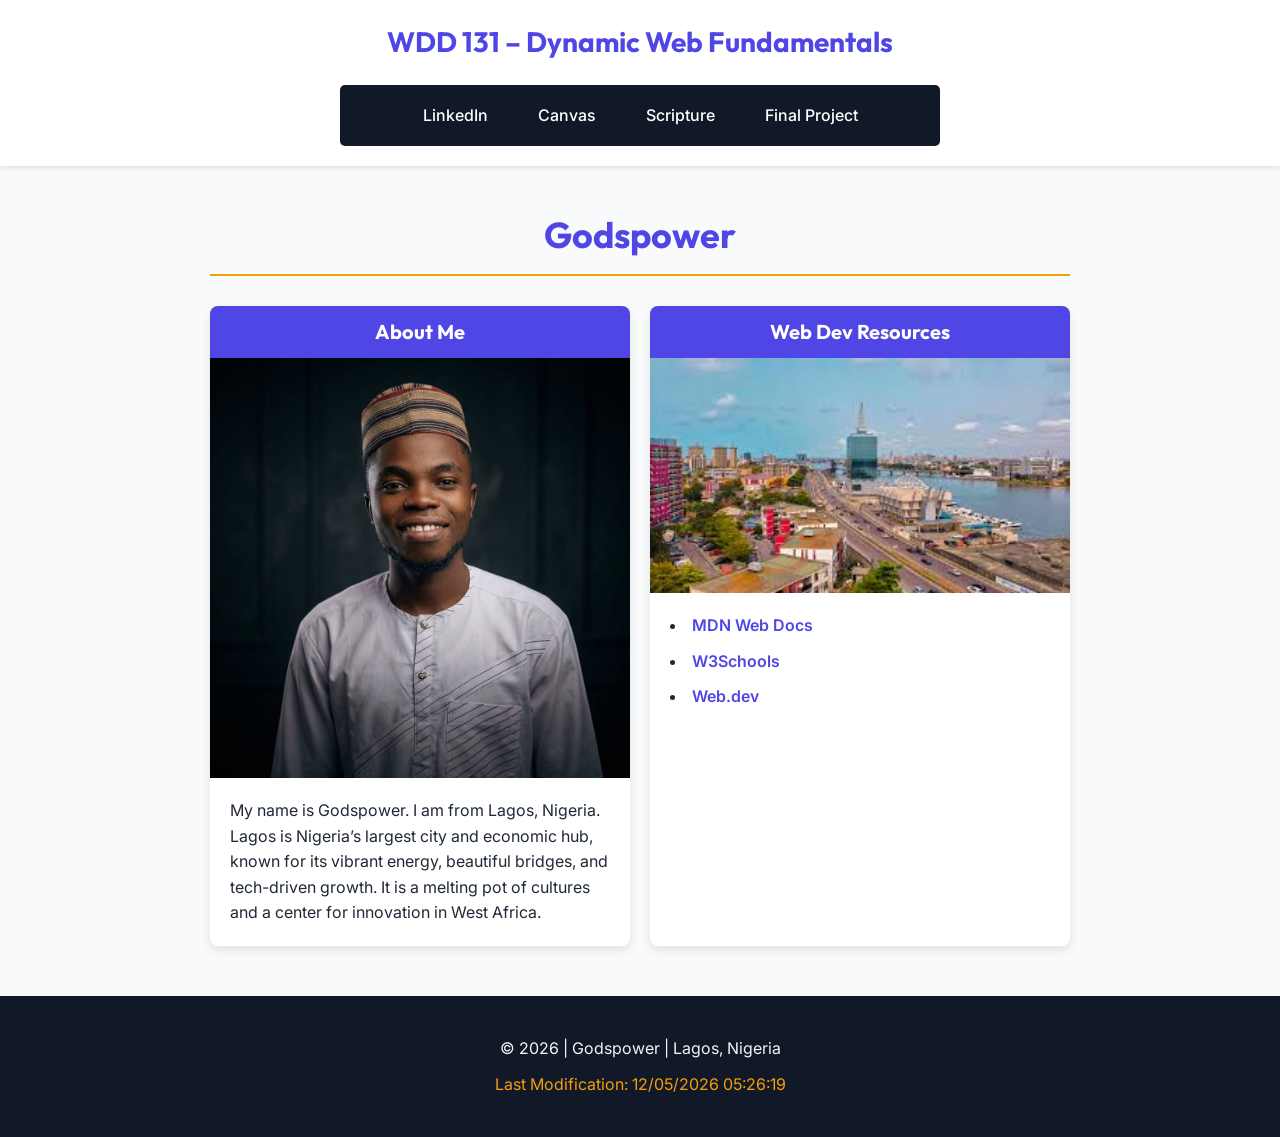
<file: index.html>
<!DOCTYPE html>
<html lang="en">
<head>
    <meta charset="UTF-8">
    <meta name="viewport" content="width=device-width, initial-scale=1.0">
    <title>WDD 131 – Dynamic Web Fundamentals – Godspower</title>
    <meta name="description" content="WDD 131 – Dynamic Web Fundamentals course landing page for Godspower. This site showcases fundamental web development skills.">
    <meta name="author" content="Godspower">
    <link rel="preconnect" href="https://fonts.googleapis.com">
    <link rel="preconnect" href="https://fonts.gstatic.com" crossorigin>
    <link href="https://fonts.googleapis.com/css2?family=Inter:wght@400;600&family=Outfit:wght@400;700&display=swap" rel="stylesheet">
    <link rel="stylesheet" href="styles/base.css">
    <script src="scripts/getdates.js" defer></script>
</head>
<body>
    <header>
        <span id="course-title">WDD 131 – Dynamic Web Fundamentals</span>
        <nav>
            <a href="https://www.linkedin.com/in/godspowergp" target="_blank">LinkedIn</a>
            <a href="https://byupw.instructure.com/" target="_blank">Canvas</a>
            <a href="https://www.churchofjesuschrist.org/study/scriptures/bofm/1-ne/3?lang=eng&id=p7#p7" target="_blank">Scripture</a>
            <a href="#">Final Project</a>
        </nav>
    </header>

    <main>
        <h1>Godspower</h1>
        
        <div class="card-container">
            <section class="card">
                <h2>About Me</h2>
                <img src="images/profile.png" alt="Godspower Profile Picture">
                <p>My name is Godspower. I am from Lagos, Nigeria. Lagos is Nigeria’s largest city and economic hub, known for its vibrant energy, beautiful bridges, and tech-driven growth. It is a melting pot of cultures and a center for innovation in West Africa.</p>
            </section>

            <section class="card">
                <h2>Web Dev Resources</h2>
                <img src="images/lagos.jpg" alt="Web Development Resources">
                <ul>
                    <li><a href="https://developer.mozilla.org/" target="_blank">MDN Web Docs</a></li>
                    <li><a href="https://www.w3schools.com/" target="_blank">W3Schools</a></li>
                    <li><a href="https://web.dev/" target="_blank">Web.dev</a></li>
                </ul>
            </section>
        </div>
    </main>

    <footer>
        <p>&copy; <span id="currentyear"></span> | Godspower | Lagos, Nigeria</p>
        <p id="lastModified"></p>
    </footer>
</body>
</html>
</file>
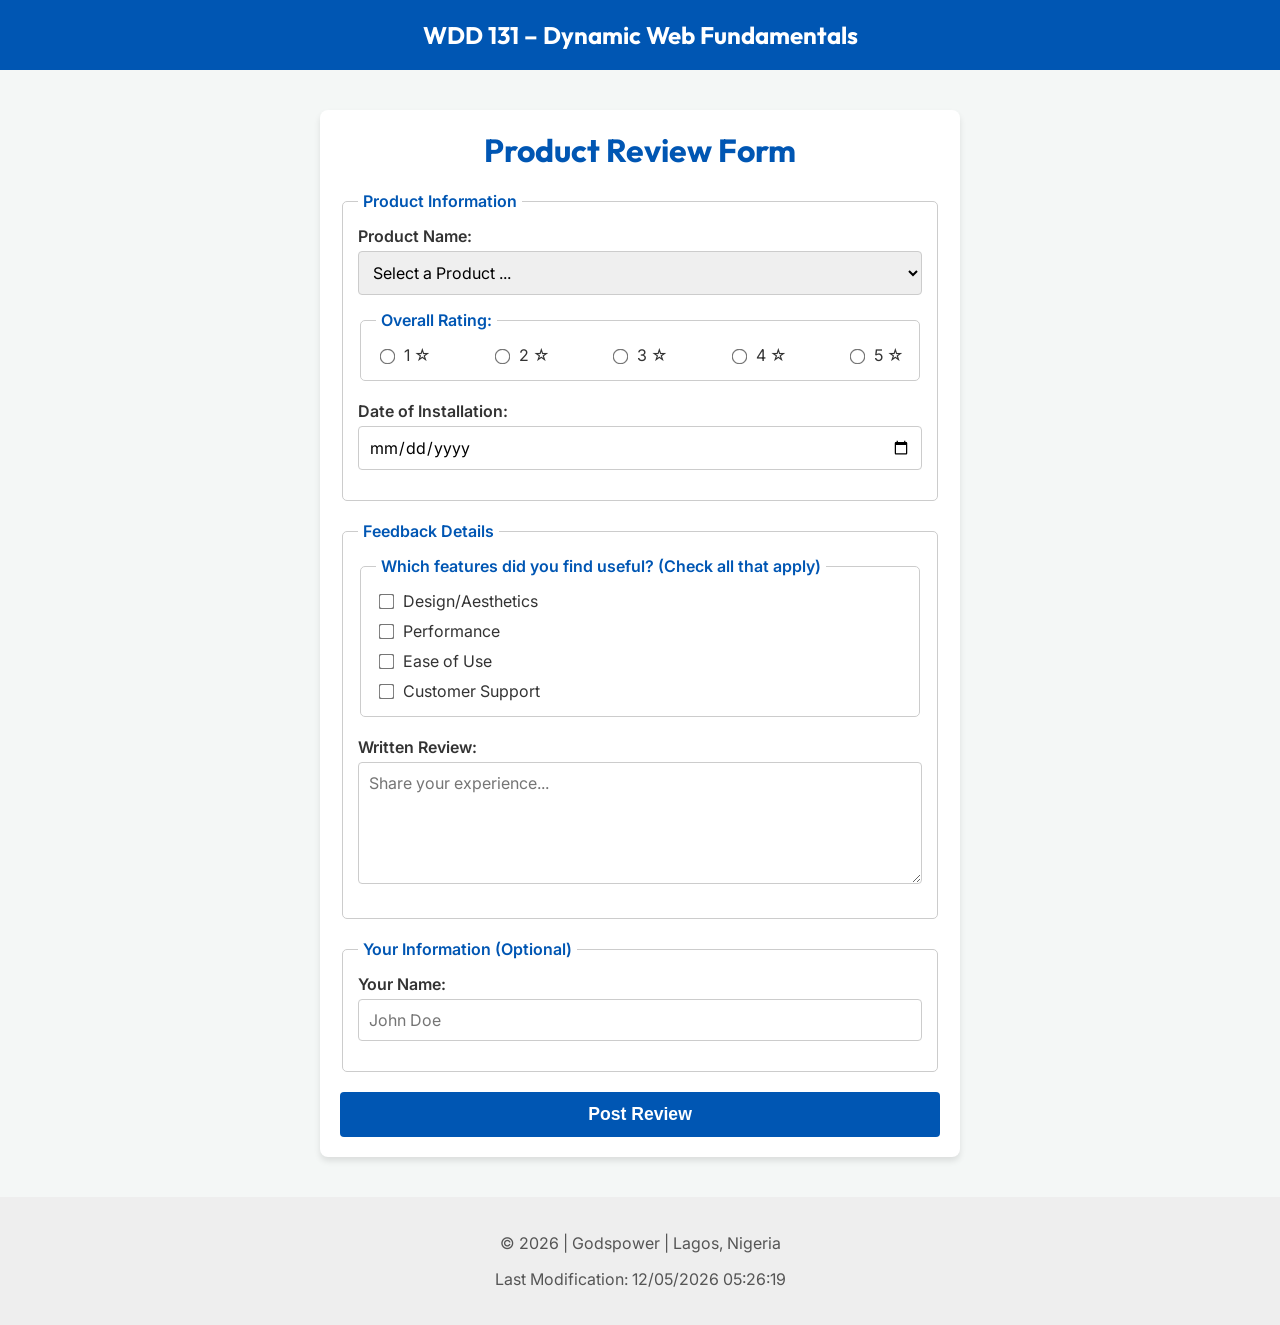
<file: form.html>
<!DOCTYPE html>
<html lang="en">
<head>
    <meta charset="UTF-8">
    <meta name="viewport" content="width=device-width, initial-scale=1.0">
    <title>Product Review Form - Godspower</title>
    <meta name="description" content="Please fill out this Product Review Form for the WDD 131 course to share your feedback and experience.">
    <meta name="author" content="Godspower">
    <link rel="preconnect" href="https://fonts.googleapis.com">
    <link rel="preconnect" href="https://fonts.gstatic.com" crossorigin>
    <link href="https://fonts.googleapis.com/css2?family=Inter:wght@400;600&family=Outfit:wght@400;700&display=swap" rel="stylesheet">
    <link rel="stylesheet" href="styles/form.css">
    <script src="scripts/getdates.js" defer></script>
    <script src="scripts/form.js" defer></script>
</head>
<body>
    <header>
        <span id="course-title">WDD 131 – Dynamic Web Fundamentals</span>
    </header>

    <main>
        <h1>Product Review Form</h1>
        <form method="get" action="review.html">
            
            <fieldset>
                <legend>Product Information</legend>
                <label for="product">Product Name:</label>
                <select id="product" name="product" required>
                    <option value="" disabled selected>Select a Product ...</option>
                    <!-- Options populated by JavaScript -->
                </select>

                <fieldset class="rating-fieldset">
                    <legend>Overall Rating:</legend>
                    <div class="stars">
                        <label for="rating_1"><input type="radio" id="rating_1" name="rating" value="1" required> 1 ☆</label>
                        <label for="rating_2"><input type="radio" id="rating_2" name="rating" value="2" required> 2 ☆</label>
                        <label for="rating_3"><input type="radio" id="rating_3" name="rating" value="3" required> 3 ☆</label>
                        <label for="rating_4"><input type="radio" id="rating_4" name="rating" value="4" required> 4 ☆</label>
                        <label for="rating_5"><input type="radio" id="rating_5" name="rating" value="5" required> 5 ☆</label>
                    </div>
                </fieldset>

                <label for="install_date">Date of Installation:</label>
                <input type="date" id="install_date" name="install_date" required>
            </fieldset>

            <fieldset>
                <legend>Feedback Details</legend>
                <fieldset class="features-fieldset">
                    <legend>Which features did you find useful? (Check all that apply)</legend>
                    <div class="checkbox-group">
                        <label for="feature_design"><input type="checkbox" id="feature_design" name="feature" value="design"> Design/Aesthetics</label>
                        <label for="feature_performance"><input type="checkbox" id="feature_performance" name="feature" value="performance"> Performance</label>
                        <label for="feature_ease"><input type="checkbox" id="feature_ease" name="feature" value="ease_of_use"> Ease of Use</label>
                        <label for="feature_support"><input type="checkbox" id="feature_support" name="feature" value="support"> Customer Support</label>
                    </div>
                </fieldset>

                <label for="review">Written Review:</label>
                <textarea id="review" name="review" rows="5" placeholder="Share your experience..."></textarea>
            </fieldset>

            <fieldset>
                <legend>Your Information (Optional)</legend>
                <label for="username">Your Name:</label>
                <input type="text" id="username" name="username" placeholder="John Doe">
            </fieldset>

            <input type="submit" value="Post Review" class="submit-btn">
        </form>
    </main>

    <footer>
        <p>&copy; <span id="currentyear"></span> | Godspower | Lagos, Nigeria</p>
        <p id="lastModified"></p>
    </footer>
</body>
</html>
</file>
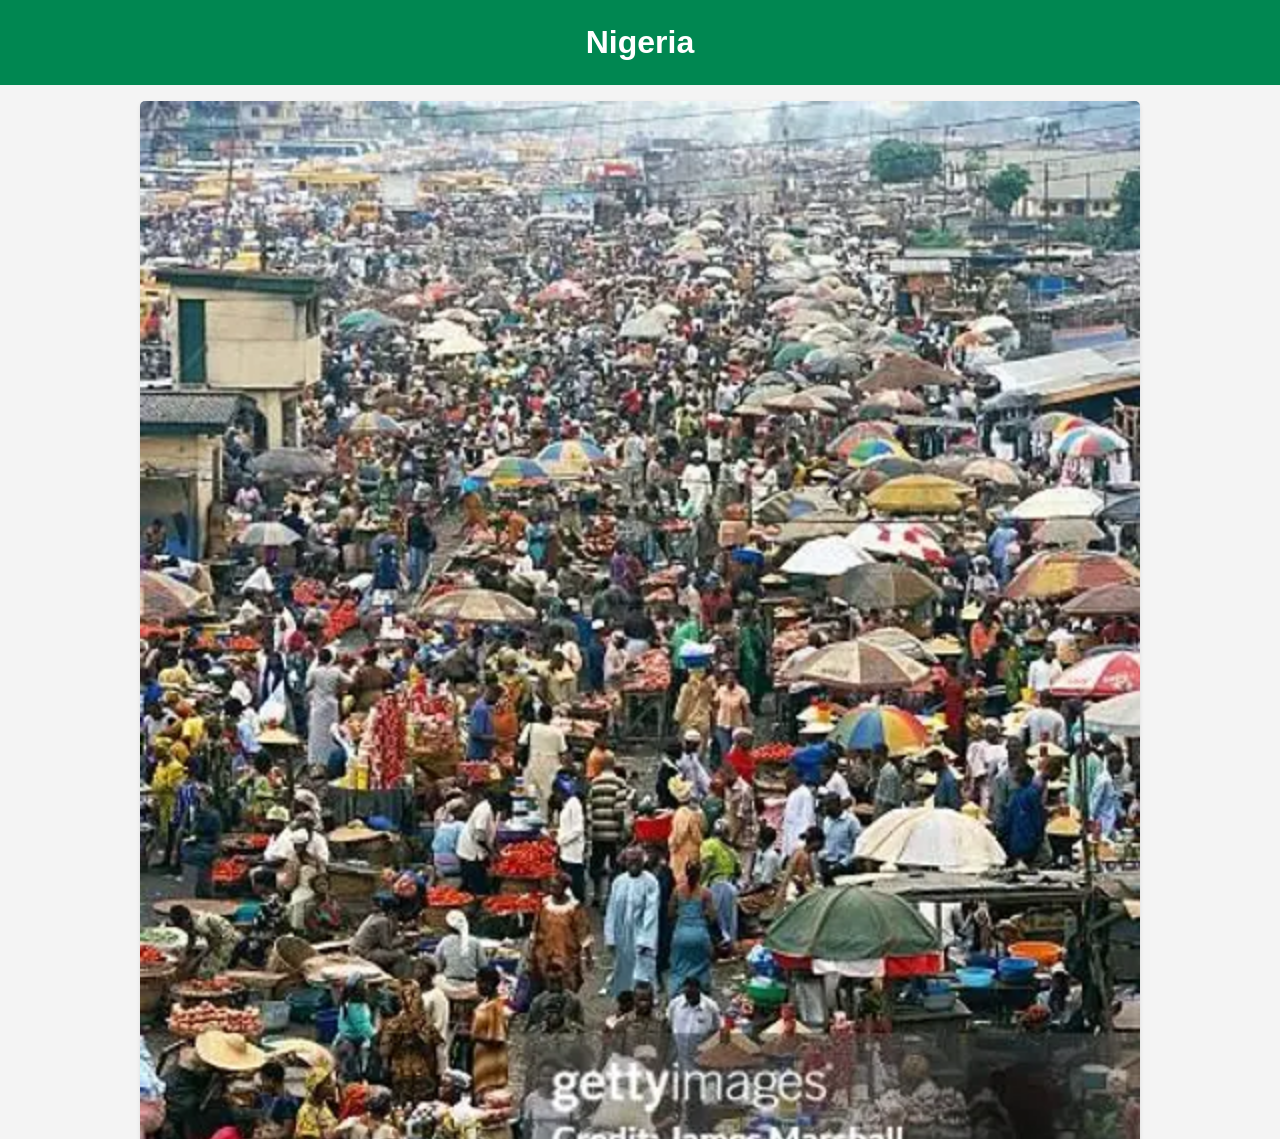
<file: place.html>
<!DOCTYPE html>
<html lang="en">
<head>
    <meta charset="UTF-8">
    <meta name="viewport" content="width=device-width, initial-scale=1.0">
    <title>Nigeria</title>
    <meta name="description" content="Explore Nigeria's geographic data, weather information, population, languages, and time zone details on this interactive travel and place guide.">
    <meta name="author" content="Godspower">
    <link rel="stylesheet" href="styles/place.css">
    <script src="scripts/place.js" defer></script>
</head>
<body>
    <header>
        <h1>Nigeria</h1>
    </header>
    <main>
        <section class="hero">
            <picture>
                <source media="(min-width: 600px)" srcset="images/place.webp">
                <img src="images/small.webp" alt="Landscape of Nigeria">
            </picture>
        </section>
        <section class="data">
            <h2>Data</h2>
            <p><strong>Area:</strong> 923,769 sq km</p>
            <p><strong>Population:</strong> 218,500,000</p>
            <p><strong>Capital:</strong> Abuja</p>
            <p><strong>Languages:</strong> English</p>
            <p><strong>Currency:</strong> Nigerian Naira</p>
            <p><strong>Time Zone:</strong> UTC+1</p>
            <p><strong>Calling Code:</strong> +234</p>
        </section>
        <section class="weather">
            <h2>Weather</h2>
            <img src="images/weather.svg" alt="Weather icon" class="weather-icon">
            <p><strong>Temperature:</strong> <span id="temperature">30</span> °C</p>
            <p><strong>Conditions:</strong> Sunny</p>
            <p><strong>Wind:</strong> <span id="windspeed">10</span> km/h</p>
            <p><strong>Wind Chill:</strong> <span id="windchill"></span></p>
        </section>
    </main>
    <footer>
        <p>&copy; <span id="currentyear"></span> Nigeria Travel. All rights reserved.</p>
        <p>Last Modified: <span id="lastModified"></span></p>
    </footer>
</body>
</html>
</file>
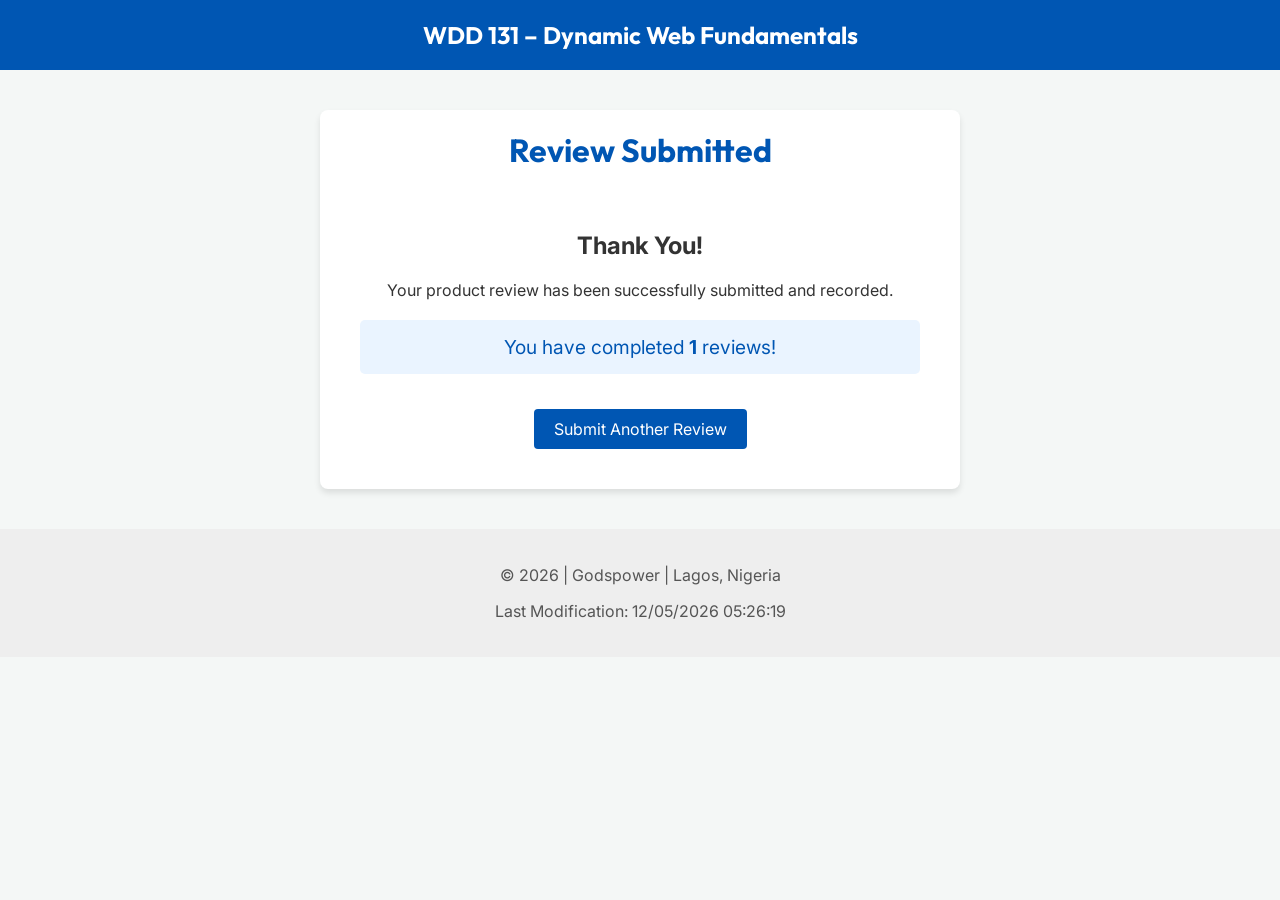
<file: review.html>
<!DOCTYPE html>
<html lang="en">
<head>
    <meta charset="UTF-8">
    <meta name="viewport" content="width=device-width, initial-scale=1.0">
    <title>Review Confirmation - Godspower</title>
    <meta name="description" content="Product Review Confirmation for WDD 131">
    <meta name="author" content="Godspower">
    <link rel="preconnect" href="https://fonts.googleapis.com">
    <link rel="preconnect" href="https://fonts.gstatic.com" crossorigin>
    <link href="https://fonts.googleapis.com/css2?family=Inter:wght@400;600&family=Outfit:wght@400;700&display=swap" rel="stylesheet">
    <link rel="stylesheet" href="styles/form.css">
    <script src="scripts/getdates.js" defer></script>
    <script src="scripts/review.js" defer></script>
</head>
<body>
    <header>
        <span id="course-title">WDD 131 – Dynamic Web Fundamentals</span>
    </header>

    <main class="review-main">
        <h1>Review Submitted</h1>
        <div class="confirmation-box">
            <h2>Thank You!</h2>
            <p>Your product review has been successfully submitted and recorded.</p>
            <p class="review-counter">
                You have completed <strong id="review-count">0</strong> reviews!
            </p>
            <a href="form.html" class="return-link">Submit Another Review</a>
        </div>
    </main>

    <footer>
        <p>&copy; <span id="currentyear"></span> | Godspower | Lagos, Nigeria</p>
        <p id="lastModified"></p>
    </footer>
</body>
</html>
</file>
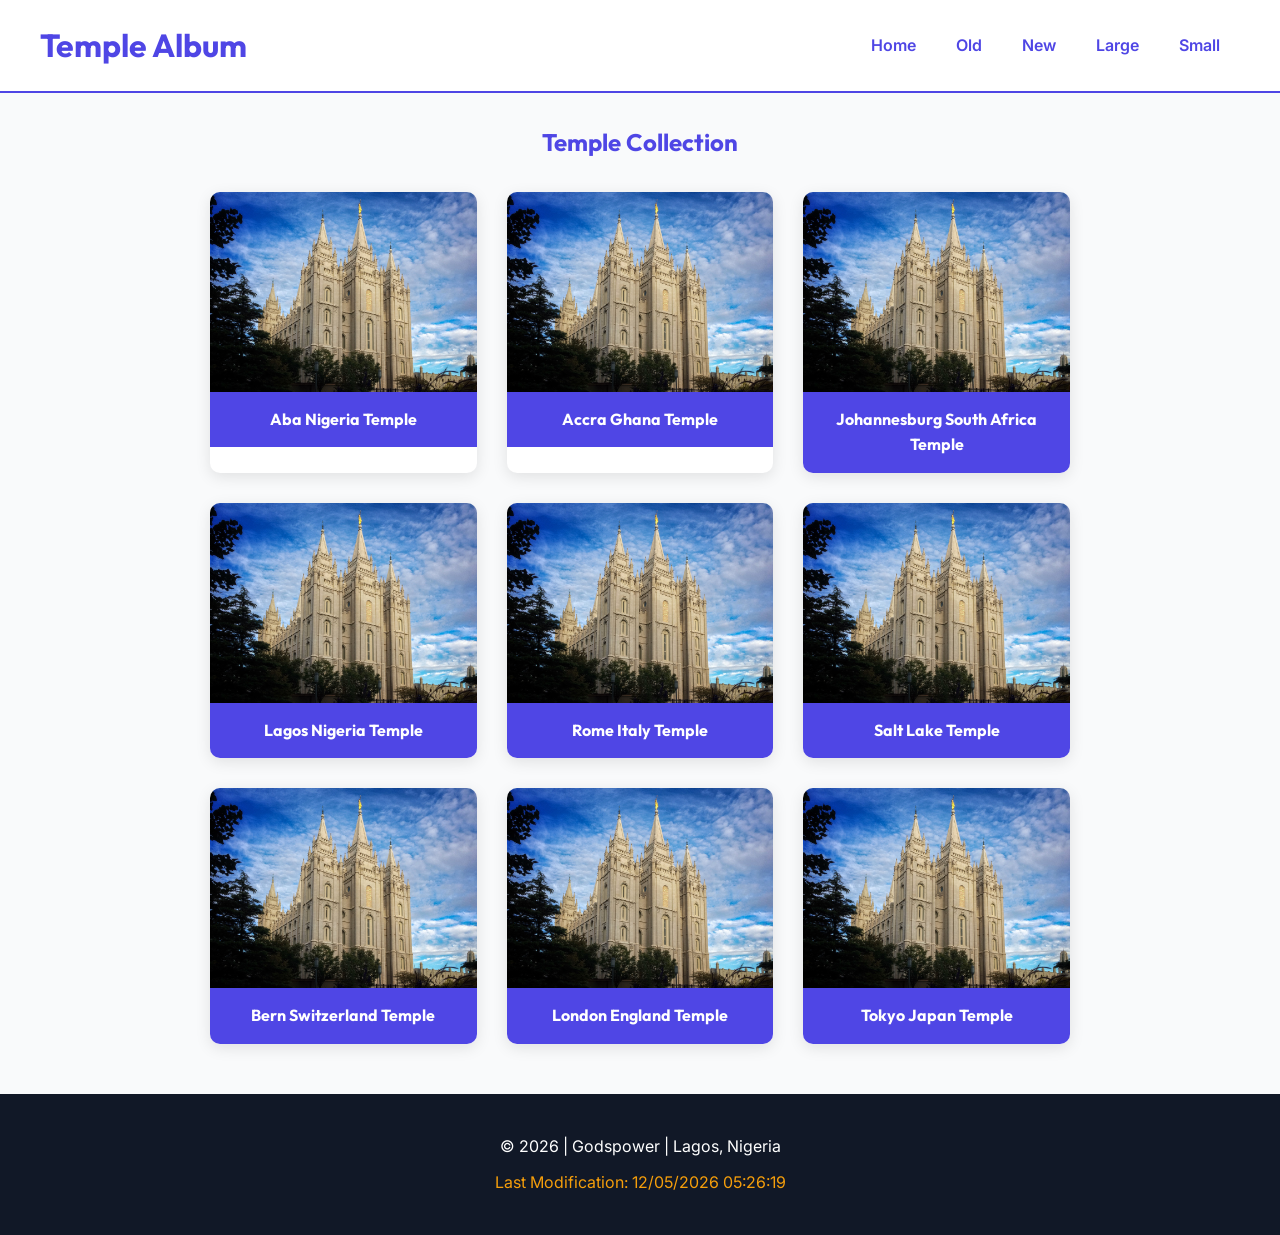
<file: temples.html>
<!DOCTYPE html>
<html lang="en">
<head>
    <meta charset="UTF-8">
    <meta name="viewport" content="width=device-width, initial-scale=1.0">
    <title>Temple Album - WDD 131 - Godspower</title>
    <meta name="description" content="A responsive temple album page showcasing various temples with a dynamic navigation menu and high-quality photography.">
    <meta name="author" content="Godspower">
    
    <link rel="preconnect" href="https://fonts.googleapis.com">
    <link rel="preconnect" href="https://fonts.gstatic.com" crossorigin>
    <link href="https://fonts.googleapis.com/css2?family=Inter:wght@400;600&family=Outfit:wght@400;700&display=swap" rel="stylesheet">
    
    <link rel="stylesheet" href="styles/temples.css">
    <link rel="stylesheet" href="styles/temples-large.css" media="screen and (min-width: 600px)">
    <script src="scripts/temples.js" defer></script>
</head>
<body>
    <header>
        <h1>Temple Album</h1>
        <button id="menu" aria-label="Toggle Menu"></button>
        <nav>
            <ul id="navigation">
                <li><a href="index.html">Home</a></li>
                <li><a href="#">Old</a></li>
                <li><a href="#">New</a></li>
                <li><a href="#">Large</a></li>
                <li><a href="#">Small</a></li>
            </ul>
        </nav>
    </header>

    <main>
        <h2>Temple Collection</h2>
        <div class="grid-container">
            <figure>
                <img src="images/salt-lake-temple.jpg" alt="Aba Nigeria Temple">
                <figcaption>Aba Nigeria Temple</figcaption>
            </figure>
            <figure>
                <img src="images/salt-lake-temple.jpg" alt="Accra Ghana Temple">
                <figcaption>Accra Ghana Temple</figcaption>
            </figure>
            <figure>
                <img src="images/salt-lake-temple.jpg" alt="Johannesburg South Africa Temple">
                <figcaption>Johannesburg South Africa Temple</figcaption>
            </figure>
            <figure>
                <img src="images/salt-lake-temple.jpg" alt="Lagos Nigeria Temple">
                <figcaption>Lagos Nigeria Temple</figcaption>
            </figure>
            <figure>
                <img src="images/salt-lake-temple.jpg" alt="Rome Italy Temple">
                <figcaption>Rome Italy Temple</figcaption>
            </figure>
            <figure>
                <img src="images/salt-lake-temple.jpg" alt="Salt Lake Temple">
                <figcaption>Salt Lake Temple</figcaption>
            </figure>
            <figure>
                <img src="images/salt-lake-temple.jpg" alt="Bern Switzerland Temple">
                <figcaption>Bern Switzerland Temple</figcaption>
            </figure>
            <figure>
                <img src="images/salt-lake-temple.jpg" alt="London England Temple">
                <figcaption>London England Temple</figcaption>
            </figure>
            <figure>
                <img src="images/salt-lake-temple.jpg" alt="Tokyo Japan Temple">
                <figcaption>Tokyo Japan Temple</figcaption>
            </figure>
        </div>
    </main>

    <footer>
        <p>&copy; <span id="currentyear"></span> | Godspower | Lagos, Nigeria</p>
        <p id="lastModified"></p>
    </footer>
</body>
</html>
</file>
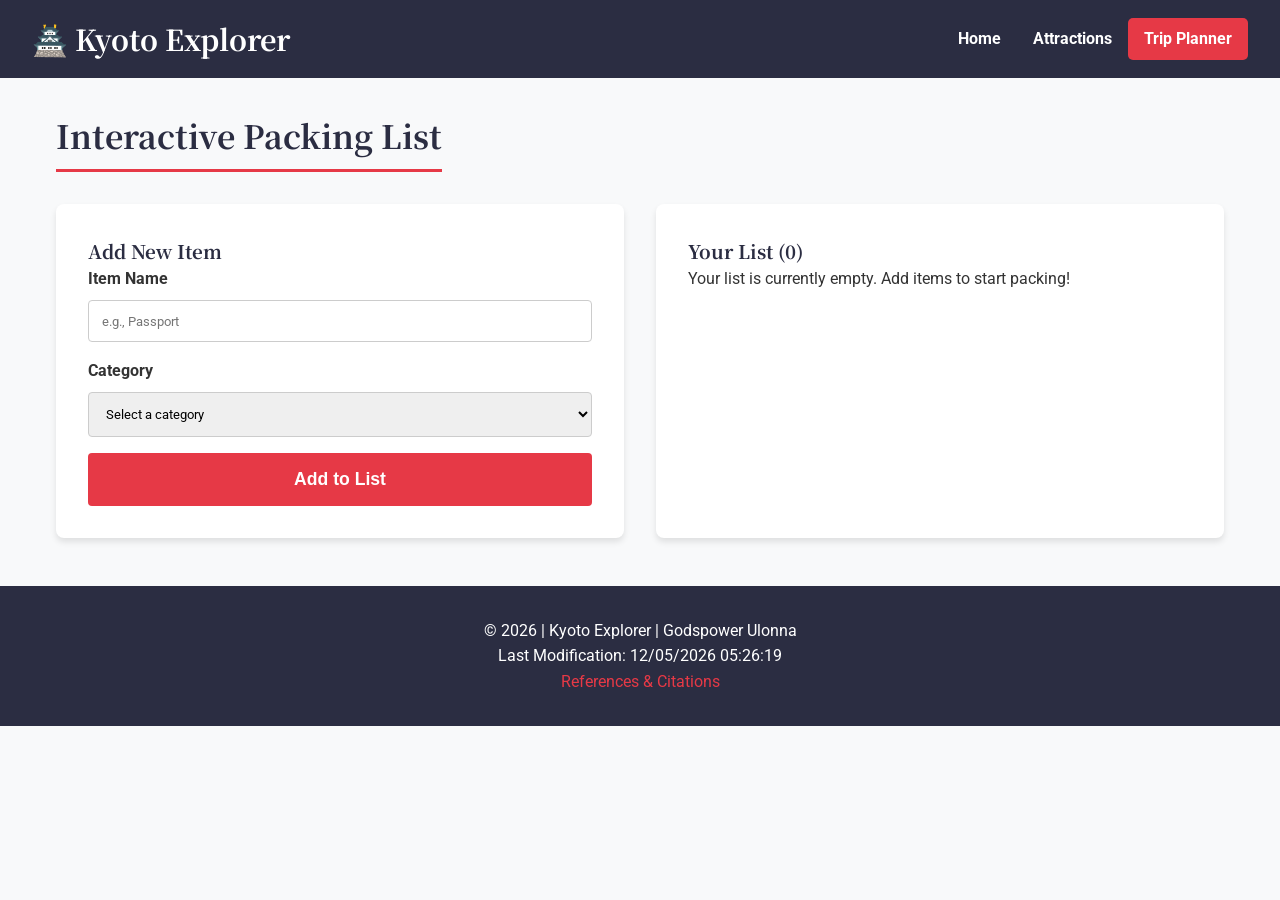
<file: project/planner.html>
<!DOCTYPE html>
<html lang="en">
<head>
    <meta charset="UTF-8">
    <meta name="viewport" content="width=device-width, initial-scale=1.0">
    <title>Kyoto Explorer - Trip Planner</title>
    <meta name="description" content="Use our interactive trip planner to build a personalized packing list for your Kyoto vacation. Add, check off, and save items with ease.">
    <meta name="author" content="Godspower Ulonna">
    <link rel="preconnect" href="https://fonts.googleapis.com">
    <link rel="preconnect" href="https://fonts.gstatic.com" crossorigin>
    <link href="https://fonts.googleapis.com/css2?family=Noto+Serif+JP:wght@400;700&family=Roboto:wght@300;400;700&display=swap" rel="stylesheet">
    <link rel="stylesheet" href="styles/style.css">
    <script src="scripts/main.js" defer></script>
    <script src="scripts/planner.js" defer></script>
</head>
<body>
    <header>
        <h1>🏯 Kyoto Explorer</h1>
        <button id="menu" aria-label="Toggle Menu"></button>
        <nav>
            <ul id="navigation">
                <li><a href="index.html">Home</a></li>
                <li><a href="attractions.html">Attractions</a></li>
                <li><a href="planner.html" class="active">Trip Planner</a></li>
            </ul>
        </nav>
    </header>

    <main>
        <h2 class="section-title">Interactive Packing List</h2>
        
        <div class="planner-container">
            <div class="packing-form">
                <h3>Add New Item</h3>
                <form id="packing-form">
                    <div class="form-group">
                        <label for="itemName">Item Name</label>
                        <input type="text" id="itemName" name="itemName" required placeholder="e.g., Passport">
                    </div>
                    <div class="form-group">
                        <label for="category">Category</label>
                        <select id="category" name="category" required>
                            <option value="" disabled selected>Select a category</option>
                            <option value="Essentials">Essentials</option>
                            <option value="Clothing">Clothing</option>
                            <option value="Electronics">Electronics</option>
                            <option value="Toiletries">Toiletries</option>
                        </select>
                    </div>
                    <button type="submit">Add to List</button>
                </form>
            </div>

            <div class="packing-list-display">
                <h3>Your List <span id="item-count">(0)</span></h3>
                <p id="empty-msg">Your list is currently empty. Add items to start packing!</p>
                <ul id="packing-items">
                    <!-- Items rendered dynamically via JS -->
                </ul>
            </div>
        </div>
    </main>

    <footer>
        <p>&copy; <span id="currentyear"></span> | Kyoto Explorer | Godspower Ulonna</p>
        <p id="lastModified"></p>
        <p><a href="references.html">References & Citations</a></p>
    </footer>
</body>
</html>
</file>
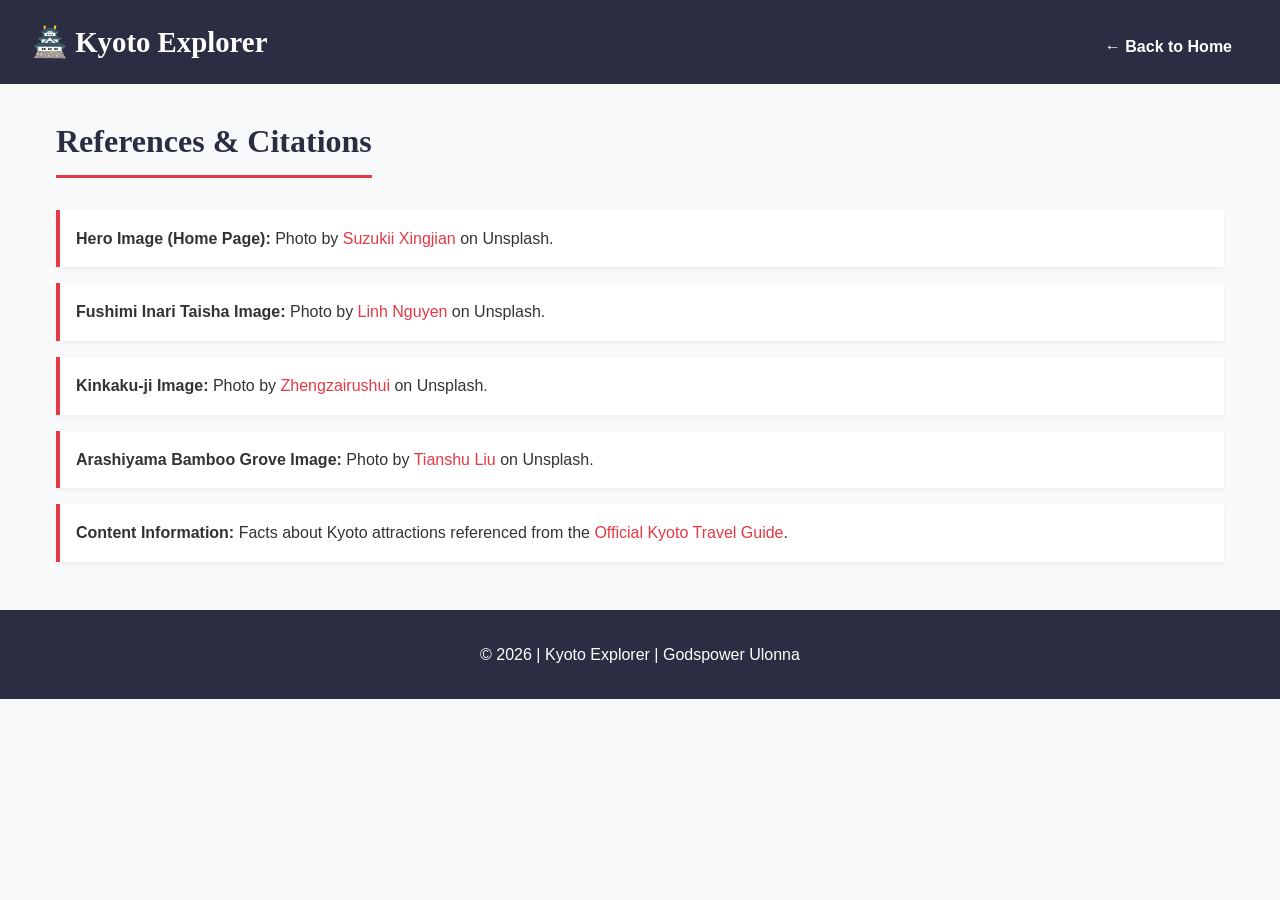
<file: project/references.html>
<!DOCTYPE html>
<html lang="en">
<head>
    <meta charset="UTF-8">
    <meta name="viewport" content="width=device-width, initial-scale=1.0">
    <title>Kyoto Explorer - References</title>
    <meta name="description" content="References and citations for the Kyoto Explorer project.">
    <meta name="author" content="Godspower Ulonna">
    <link rel="stylesheet" href="styles/style.css">
</head>
<body>
    <header>
        <h1>🏯 Kyoto Explorer</h1>
        <nav>
            <ul style="display:flex; list-style:none; gap:10px; margin-top:10px;">
                <li><a href="index.html" style="color:white; text-decoration:none;">&larr; Back to Home</a></li>
            </ul>
        </nav>
    </header>

    <main>
        <h2 class="section-title">References & Citations</h2>
        
        <ul class="references-list">
            <li>
                <strong>Hero Image (Home Page):</strong> Photo by <a href="https://unsplash.com/@suzukii_xingjian" target="_blank">Suzukii Xingjian</a> on Unsplash.
            </li>
            <li>
                <strong>Fushimi Inari Taisha Image:</strong> Photo by <a href="https://unsplash.com/@linh_nguyen" target="_blank">Linh Nguyen</a> on Unsplash.
            </li>
            <li>
                <strong>Kinkaku-ji Image:</strong> Photo by <a href="https://unsplash.com/@zhengzairushui" target="_blank">Zhengzairushui</a> on Unsplash.
            </li>
            <li>
                <strong>Arashiyama Bamboo Grove Image:</strong> Photo by <a href="https://unsplash.com/@td_visuals" target="_blank">Tianshu Liu</a> on Unsplash.
            </li>
            <li>
                <strong>Content Information:</strong> Facts about Kyoto attractions referenced from the <a href="https://kyoto.travel/en/" target="_blank">Official Kyoto Travel Guide</a>.
            </li>
        </ul>
    </main>

    <footer>
        <p>&copy; 2026 | Kyoto Explorer | Godspower Ulonna</p>
    </footer>
</body>
</html>
</file>
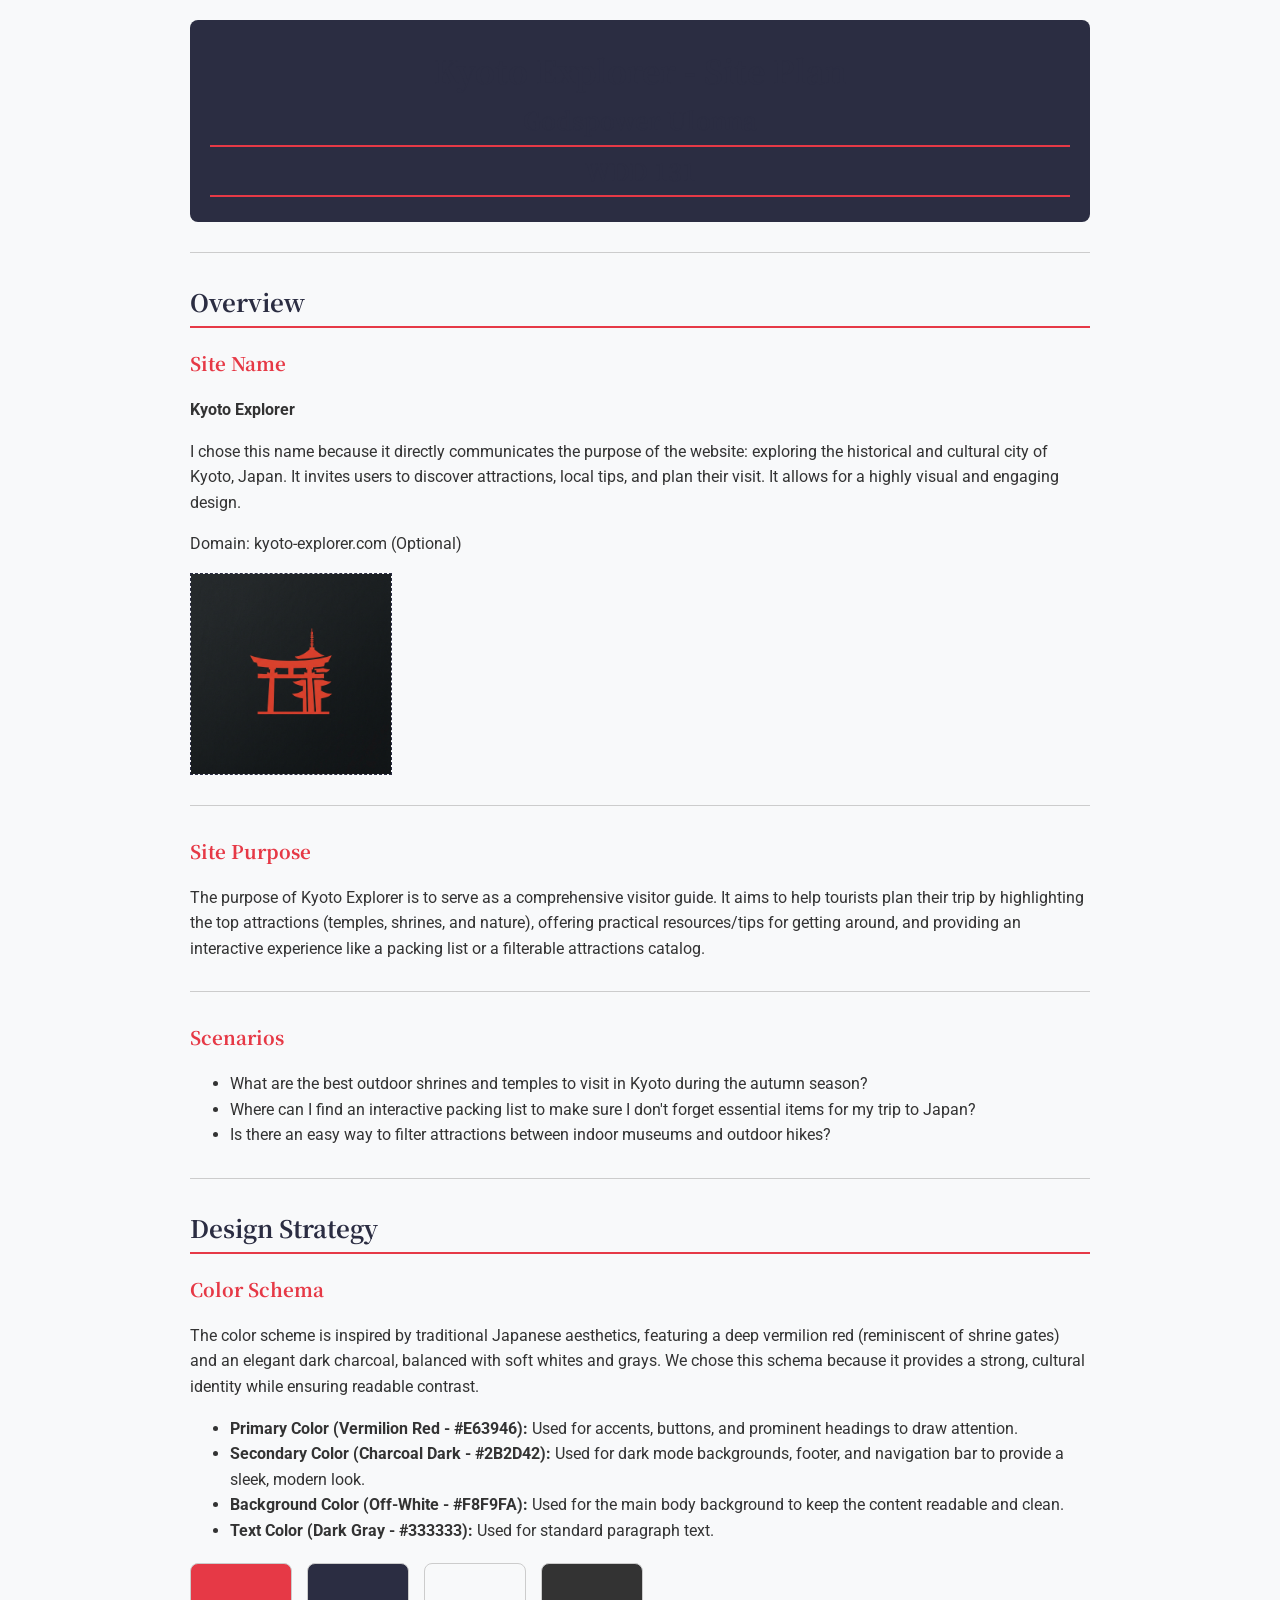
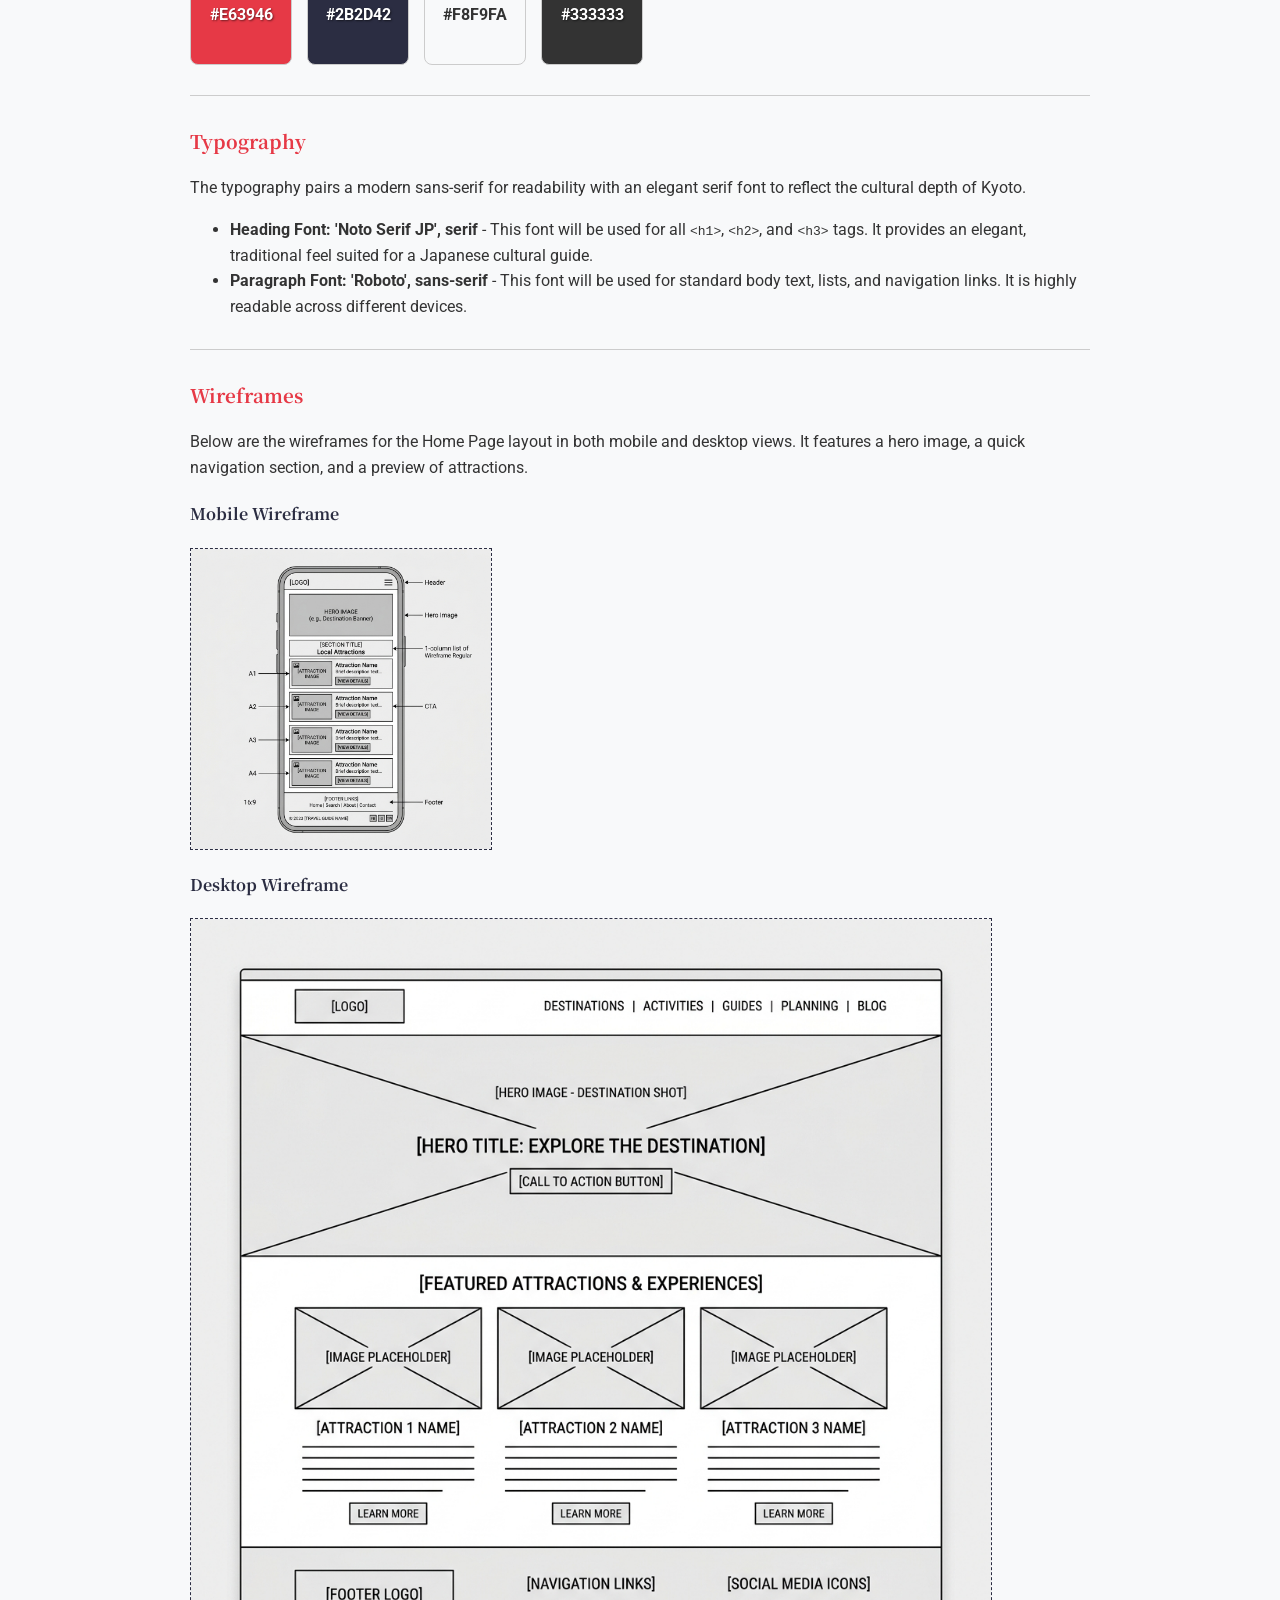
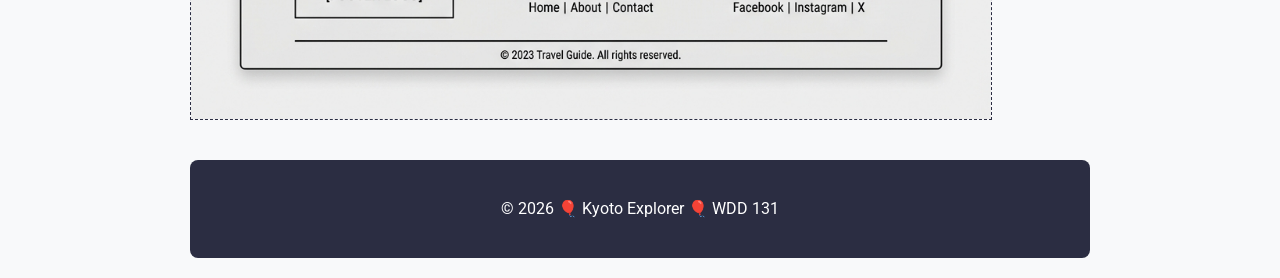
<file: project/siteplan.html>
<!DOCTYPE html>
<html lang="en-US">
<head>
    <meta charset="utf-8">
    <meta name="viewport" content="width=device-width, initial-scale=1.0">
    <title>Site Plan - Kyoto Explorer</title>
    <meta name="description" content="Site plan for the Kyoto Explorer WDD 131 project. Outlines the site purpose, color schema, typography choices, and wireframes for a Kyoto travel guide website.">
    <meta name="author" content="HSEF 2026">
    <link rel="stylesheet" href="styles/siteplan.css">
    <link rel="preconnect" href="https://fonts.googleapis.com">
    <link rel="preconnect" href="https://fonts.gstatic.com" crossorigin>
    <link href="https://fonts.googleapis.com/css2?family=Noto+Serif+JP:wght@400;700&family=Roboto:wght@300;400;700&display=swap" rel="stylesheet">
</head>
<body>
    <header>
        <h1>Kyoto Explorer - Site Plan</h1>
        <h2>Godspower Ulonna</h2>
        <h2>WDD 131</h2>
    </header>
    <main>
        <hr>
        <h2>Overview</h2>
        
        <h3>Site Name</h3>
        <p><strong>Kyoto Explorer</strong></p>
        <p>I chose this name because it directly communicates the purpose of the website: exploring the historical and cultural city of Kyoto, Japan. It invites users to discover attractions, local tips, and plan their visit. It allows for a highly visual and engaging design.</p>
        <p>Domain: kyoto-explorer.com (Optional)</p>
        <img src="images/logo.png" alt="Kyoto Explorer Logo Placeholder" width="200" height="200">

        <hr>
        <h3>Site Purpose</h3>
        <p>The purpose of Kyoto Explorer is to serve as a comprehensive visitor guide. It aims to help tourists plan their trip by highlighting the top attractions (temples, shrines, and nature), offering practical resources/tips for getting around, and providing an interactive experience like a packing list or a filterable attractions catalog.</p>

        <hr>
        <h3>Scenarios</h3>
        <ul>
            <li>What are the best outdoor shrines and temples to visit in Kyoto during the autumn season?</li>
            <li>Where can I find an interactive packing list to make sure I don't forget essential items for my trip to Japan?</li>
            <li>Is there an easy way to filter attractions between indoor museums and outdoor hikes?</li>
        </ul>

        <hr>
        <h2>Design Strategy</h2>
        
        <h3>Color Schema</h3>
        <p>The color scheme is inspired by traditional Japanese aesthetics, featuring a deep vermilion red (reminiscent of shrine gates) and an elegant dark charcoal, balanced with soft whites and grays. We chose this schema because it provides a strong, cultural identity while ensuring readable contrast.</p>
        <ul>
            <li><strong>Primary Color (Vermilion Red - #E63946):</strong> Used for accents, buttons, and prominent headings to draw attention.</li>
            <li><strong>Secondary Color (Charcoal Dark - #2B2D42):</strong> Used for dark mode backgrounds, footer, and navigation bar to provide a sleek, modern look.</li>
            <li><strong>Background Color (Off-White - #F8F9FA):</strong> Used for the main body background to keep the content readable and clean.</li>
            <li><strong>Text Color (Dark Gray - #333333):</strong> Used for standard paragraph text.</li>
        </ul>
        
        <div class="color-palette">
            <div class="color-box primary">#E63946</div>
            <div class="color-box secondary">#2B2D42</div>
            <div class="color-box background">#F8F9FA</div>
            <div class="color-box text">#333333</div>
        </div>

        <hr>
        <h3>Typography</h3>
        <p>The typography pairs a modern sans-serif for readability with an elegant serif font to reflect the cultural depth of Kyoto.</p>
        <ul>
            <li><strong>Heading Font: 'Noto Serif JP', serif</strong> - This font will be used for all <code>&lt;h1&gt;</code>, <code>&lt;h2&gt;</code>, and <code>&lt;h3&gt;</code> tags. It provides an elegant, traditional feel suited for a Japanese cultural guide.</li>
            <li><strong>Paragraph Font: 'Roboto', sans-serif</strong> - This font will be used for standard body text, lists, and navigation links. It is highly readable across different devices.</li>
        </ul>

        <hr>
        <h3>Wireframes</h3>
        <p>Below are the wireframes for the Home Page layout in both mobile and desktop views. It features a hero image, a quick navigation section, and a preview of attractions.</p>
        
        <h4>Mobile Wireframe</h4>
        <img src="images/mobile-wireframe.png" alt="Mobile Wireframe Preview" width="300">
        
        <h4>Desktop Wireframe</h4>
        <img src="images/desktop-wireframe.png" alt="Desktop Wireframe Preview" width="800">

    </main>
    <footer>
        <p>&copy; 2026 🎈 Kyoto Explorer 🎈 WDD 131</p>
    </footer>
</body>
</html>
</file>
<file: styles/base.css>
* {
    margin: 0;
    padding: 0;
    box-sizing: border-box;
}

body {
    font-family: 'Inter', sans-serif;
    background-color: #f9fafb;
    color: #1f2937;
    line-height: 1.6;
}

header {
    background-color: #ffffff;
    padding: 20px;
    box-shadow: 0 2px 5px rgba(0,0,0,0.1);
    text-align: center;
}

#course-title {
    display: block;
    font-family: 'Outfit', sans-serif;
    font-size: 28px;
    font-weight: 700;
    color: #4f46e5;
    margin-bottom: 20px;
}

nav {
    display: flex;
    justify-content: center;
    gap: 20px;
    background-color: #111827;
    color: #ffffff;
    padding: 10px;
    border-radius: 5px;
    max-width: 600px;
    margin: 0 auto;
}

nav a {
    text-decoration: none;
    color: #ffffff;
    font-weight: 500;
    padding: 8px 15px;
    border-radius: 4px;
    transition: background-color 0.3s;
}

nav a:hover {
    background-color: #f59e0b;
    color: #111827;
}

main {
    max-width: 900px;
    margin: 40px auto;
    padding: 0 20px;
}

h1 {
    font-family: 'Outfit', sans-serif;
    text-align: center;
    margin-bottom: 30px;
    font-size: 36px;
    color: #4f46e5;
    border-bottom: 2px solid #f59e0b;
    display: inline-block;
    width: 100%;
    padding-bottom: 10px;
}

.card-container {
    display: grid;
    grid-template-columns: 1fr 1fr;
    gap: 20px;
}

.card {
    background-color: #ffffff;
    border-radius: 8px;
    overflow: hidden;
    box-shadow: 0 4px 10px rgba(0,0,0,0.1);
}

.card h2 {
    background-color: #4f46e5;
    color: #ffffff;
    padding: 10px;
    font-size: 20px;
    font-family: 'Outfit', sans-serif;
    text-align: center;
}

.card img {
    width: 100%;
    height: auto;
    display: block;
}

.card p, .card ul {
    padding: 20px;
    font-size: 16px;
}

.card ul {
    list-style-position: inside;
}

.card li {
    margin-bottom: 10px;
}

.card a {
    color: #4f46e5;
    text-decoration: none;
    font-weight: 600;
}

.card a:hover {
    text-decoration: underline;
}

footer {
    background-color: #111827;
    color: #f3f4f6;
    text-align: center;
    padding: 30px 10px;
    margin-top: 50px;
}

footer p {
    margin: 10px 0;
}

#lastModified {
    color: #f59e0b;
}

@media (max-width: 600px) {
    nav {
        flex-direction: column;
        align-items: center;
    }
    
    .card-container {
        grid-template-columns: 1fr;
    }
}
</file>
<file: styles/form.css>
/* Root Variables for Consistent Design */
:root {
    --primary-color: #0056b3;
    --primary-hover: #004494;
    --bg-color: #f4f7f6;
    --text-color: #333;
    --light-border: #ccc;
    --heading-font: 'Outfit', sans-serif;
    --body-font: 'Inter', sans-serif;
}

body {
    font-family: var(--body-font);
    background-color: var(--bg-color);
    color: var(--text-color);
    margin: 0;
    padding: 0;
}

header {
    background-color: var(--primary-color);
    color: white;
    padding: 20px;
    text-align: center;
    font-family: var(--heading-font);
    font-weight: bold;
    font-size: 1.5rem;
}

main {
    max-width: 600px;
    margin: 40px auto;
    padding: 20px;
    background-color: white;
    border-radius: 8px;
    box-shadow: 0 4px 6px rgba(0,0,0,0.1);
}

h1 {
    font-family: var(--heading-font);
    color: var(--primary-color);
    text-align: center;
    margin-top: 0;
}

fieldset {
    border: 1px solid var(--light-border);
    border-radius: 5px;
    padding: 15px;
    margin-bottom: 20px;
}

legend {
    font-weight: 600;
    color: var(--primary-color);
    padding: 0 5px;
}

label {
    display: block;
    margin-bottom: 5px;
    font-weight: 600;
}

input[type="text"],
input[type="date"],
select,
textarea {
    width: 100%;
    padding: 10px;
    margin-bottom: 15px;
    border: 1px solid var(--light-border);
    border-radius: 4px;
    box-sizing: border-box;
    font-family: var(--body-font);
    font-size: 1rem;
}

input[type="text"]:focus,
input[type="date"]:focus,
select:focus,
textarea:focus {
    outline: none;
    border-color: var(--primary-color);
    box-shadow: 0 0 5px rgba(0, 86, 179, 0.3);
}

.rating-fieldset legend,
.features-fieldset legend {
    font-size: 1rem;
}

.stars,
.checkbox-group {
    display: flex;
    flex-direction: column;
    gap: 10px;
}

.stars label,
.checkbox-group label {
    display: flex;
    align-items: center;
    font-weight: normal;
    margin-bottom: 0;
    cursor: pointer;
}

.stars input,
.checkbox-group input {
    margin-right: 10px;
    transform: scale(1.2);
    cursor: pointer;
}

.submit-btn {
    width: 100%;
    background-color: var(--primary-color);
    color: white;
    padding: 12px;
    border: none;
    border-radius: 4px;
    font-size: 1.1rem;
    font-weight: bold;
    cursor: pointer;
    transition: background-color 0.3s;
}

.submit-btn:hover {
    background-color: var(--primary-hover);
}

/* Review Confirmation specific styles */
.review-main {
    text-align: center;
}

.confirmation-box {
    padding: 20px;
}

.review-counter {
    font-size: 1.2rem;
    margin: 20px 0;
    padding: 15px;
    background-color: #eaf4ff;
    border-radius: 5px;
    color: var(--primary-color);
}

.return-link {
    display: inline-block;
    margin-top: 15px;
    background-color: var(--primary-color);
    color: white;
    padding: 10px 20px;
    text-decoration: none;
    border-radius: 4px;
    transition: background-color 0.3s;
}

.return-link:hover {
    background-color: var(--primary-hover);
}

footer {
    text-align: center;
    padding: 20px;
    background-color: #eee;
    color: #555;
    margin-top: 40px;
}

/* Desktop Responsiveness */
@media (min-width: 600px) {
    .stars {
        flex-direction: row;
        justify-content: space-between;
    }
}
</file>
<file: styles/place.css>
:root {
    --primary-color: #008751;
    --text-color: #333;
    --background-color: #f4f4f4;
    --white: #fff;
    --font-family: Arial, sans-serif;
}

body {
    font-family: var(--font-family);
    margin: 0;
    padding: 0;
    background-color: var(--background-color);
    color: var(--text-color);
}

header {
    background-color: var(--primary-color);
    color: var(--white);
    text-align: center;
    padding: 1.5rem;
}

header h1 {
    margin: 0;
}

main {
    padding: 1rem;
    display: flex;
    flex-direction: column;
    gap: 1rem;
    max-width: 1000px;
    margin: 0 auto;
}

.hero img {
    width: 100%;
    height: auto;
    display: block;
    border-radius: 5px;
    box-shadow: 0 2px 4px rgba(0, 0, 0, 0.1);
}

section {
    background-color: var(--white);
    padding: 1.5rem;
    border-radius: 5px;
    box-shadow: 0 2px 4px rgba(0, 0, 0, 0.1);
}

.data h2, .weather h2 {
    margin-top: 0;
    color: var(--primary-color);
}

.weather h2::after {
    content: " \26C5";
    display: none;
}

.weather-icon {
    width: 60px;
    height: 60px;
    display: block;
    margin-bottom: 1rem;
}

footer {
    background-color: var(--primary-color);
    color: var(--white);
    text-align: center;
    padding: 1rem;
    margin-top: 2rem;
}

@media (min-width: 600px) {
    main {
        flex-direction: row;
        flex-wrap: wrap;
    }

    .hero {
        width: 100%;
        padding: 0;
        background-color: transparent;
        box-shadow: none;
    }

    .data {
        flex: 1;
    }

    .weather {
        flex: 1;
    }

    .weather-icon {
        display: none;
    }

    .weather h2::after {
        display: inline;
    }
}
</file>
<file: styles/temples.css>
* {
    margin: 0;
    padding: 0;
    box-sizing: border-box;
}

body {
    font-family: 'Inter', sans-serif;
    background-color: #f9fafb;
    color: #1f2937;
    line-height: 1.6;
}

header {
    background-color: #ffffff;
    padding: 20px;
    text-align: center;
    position: relative;
    border-bottom: 2px solid #4f46e5;
}

header h1 {
    font-family: 'Outfit', sans-serif;
    color: #4f46e5;
    margin-bottom: 10px;
}

#menu {
    position: absolute;
    top: 20px;
    right: 20px;
    background: none;
    border: none;
    font-size: 30px;
    cursor: pointer;
    color: #4f46e5;
}

#menu::before {
    content: "☰";
}

#menu.show::before {
    content: "X";
}

#navigation {
    display: none;
    list-style: none;
    background-color: #111827;
    margin-top: 15px;
    border-radius: 5px;
}

#navigation.show {
    display: block;
}

#navigation li a {
    display: block;
    color: #ffffff;
    text-decoration: none;
    padding: 15px;
    text-align: center;
    transition: background-color 0.3s;
}

#navigation li a:hover {
    background-color: #f59e0b;
    color: #111827;
}

main {
    max-width: 900px;
    margin: 30px auto;
    padding: 0 20px;
}

main h2 {
    font-family: 'Outfit', sans-serif;
    text-align: center;
    margin-bottom: 30px;
    color: #4f46e5;
}

.grid-container {
    display: grid;
    grid-template-columns: 1fr;
    gap: 30px;
}

figure {
    background-color: #ffffff;
    border-radius: 10px;
    overflow: hidden;
    box-shadow: 0 4px 15px rgba(0,0,0,0.1);
    transition: transform 0.3s;
}

figure:hover {
    transform: scale(1.02);
}

figure img {
    width: 100%;
    height: auto;
    display: block;
}

figcaption {
    padding: 15px;
    text-align: center;
    font-family: 'Outfit', sans-serif;
    font-weight: 700;
    background-color: #4f46e5;
    color: #ffffff;
}

footer {
    background-color: #111827;
    color: #ffffff;
    text-align: center;
    padding: 30px 10px;
    margin-top: 50px;
}

footer p {
    margin: 10px 0;
}

#lastModified {
    color: #f59e0b;
}
</file>
<file: styles/temples-large.css>
#menu {
    display: none;
}

#navigation {
    display: flex;
    justify-content: center;
    background-color: transparent;
    margin-top: 0;
}

#navigation li a {
    color: #4f46e5;
    padding: 10px 20px;
    font-weight: 600;
}

#navigation li a:hover {
    background-color: #4f46e5;
    color: #ffffff;
    border-radius: 5px;
}

header {
    display: flex;
    justify-content: space-between;
    align-items: center;
    padding: 20px 40px;
}

header h1 {
    margin-bottom: 0;
}

.grid-container {
    grid-template-columns: repeat(3, 1fr);
}
</file>
<file: project/styles/style.css>
:root {
    --primary-color: #E63946;
    --secondary-color: #2B2D42;
    --bg-color: #F8F9FA;
    --text-color: #333333;
    --white: #FFFFFF;
}

* {
    box-sizing: border-box;
    margin: 0;
    padding: 0;
}

body {
    font-family: 'Roboto', sans-serif;
    background-color: var(--bg-color);
    color: var(--text-color);
    line-height: 1.6;
}

h1, h2, h3, h4, h5, h6 {
    font-family: 'Noto Serif JP', serif;
    color: var(--secondary-color);
}

/* Header & Navigation */
header {
    background-color: var(--secondary-color);
    color: var(--white);
    padding: 1rem 2rem;
    position: relative;
    display: flex;
    flex-wrap: wrap;
    justify-content: space-between;
    align-items: center;
}

header h1 {
    color: var(--white);
    font-size: 1.8rem;
    display: flex;
    align-items: center;
    gap: 10px;
}

#menu {
    font-size: 2rem;
    background: transparent;
    border: none;
    color: var(--white);
    cursor: pointer;
    display: block; /* Mobile by default */
}

#menu::before {
    content: "☰";
}

#menu.show::before {
    content: "X";
}

nav {
    width: 100%;
}

nav ul {
    list-style: none;
    display: none;
    flex-direction: column;
    margin-top: 1rem;
}

nav ul.show {
    display: flex;
}

nav ul li a {
    display: block;
    padding: 0.8rem;
    color: var(--white);
    text-decoration: none;
    text-align: center;
    font-weight: 700;
    transition: background-color 0.3s;
}

nav ul li a:hover,
nav ul li a.active {
    background-color: var(--primary-color);
    border-radius: 5px;
}

/* Hero Section */
.hero {
    position: relative;
    text-align: center;
    color: var(--white);
}

.hero img {
    width: 100%;
    height: 60vh;
    object-fit: cover;
    display: block;
}

.hero-text {
    position: absolute;
    top: 50%;
    left: 50%;
    transform: translate(-50%, -50%);
    background-color: rgba(43, 45, 66, 0.8);
    padding: 2rem;
    border-radius: 10px;
}

.hero-text h2 {
    color: var(--white);
    margin-bottom: 1rem;
    font-size: 2.5rem;
}

.btn {
    display: inline-block;
    background-color: var(--primary-color);
    color: var(--white);
    padding: 0.8rem 1.5rem;
    text-decoration: none;
    border-radius: 5px;
    font-weight: bold;
    transition: background-color 0.3s;
}

.btn:hover {
    background-color: #C02E3A;
}

/* Main Content Layout */
main {
    max-width: 1200px;
    margin: 2rem auto;
    padding: 0 1rem;
}

.section-title {
    text-align: center;
    margin-bottom: 2rem;
    font-size: 2rem;
    border-bottom: 3px solid var(--primary-color);
    display: inline-block;
    padding-bottom: 0.5rem;
}

.grid-2 {
    display: grid;
    grid-template-columns: 1fr;
    gap: 2rem;
}

.card {
    background-color: var(--white);
    border-radius: 8px;
    box-shadow: 0 4px 6px rgba(0,0,0,0.1);
    padding: 1.5rem;
    text-align: center;
}

.card h3 {
    margin-bottom: 1rem;
    color: var(--primary-color);
}

/* Attractions Gallery */
.filter-nav {
    display: flex;
    justify-content: center;
    gap: 1rem;
    margin-bottom: 2rem;
    flex-wrap: wrap;
}

.filter-btn {
    background-color: var(--secondary-color);
    color: var(--white);
    border: none;
    padding: 0.5rem 1rem;
    border-radius: 5px;
    cursor: pointer;
    font-weight: bold;
    transition: background-color 0.3s;
}

.filter-btn:hover,
.filter-btn.active {
    background-color: var(--primary-color);
}

.attractions-grid {
    display: grid;
    grid-template-columns: 1fr;
    gap: 2rem;
}

.attraction-card {
    background-color: var(--white);
    border-radius: 8px;
    overflow: hidden;
    box-shadow: 0 4px 6px rgba(0,0,0,0.1);
}

.attraction-card img {
    width: 100%;
    height: 250px;
    object-fit: cover;
    display: block;
}

.attraction-info {
    padding: 1.5rem;
}

.attraction-info h3 {
    color: var(--secondary-color);
    margin-bottom: 0.5rem;
}

.attraction-info p {
    margin-bottom: 0.5rem;
}

/* Packing List Form & Display */
.planner-container {
    display: grid;
    grid-template-columns: 1fr;
    gap: 2rem;
}

.packing-form {
    background-color: var(--white);
    padding: 2rem;
    border-radius: 8px;
    box-shadow: 0 4px 6px rgba(0,0,0,0.1);
}

.form-group {
    margin-bottom: 1rem;
}

.form-group label {
    display: block;
    margin-bottom: 0.5rem;
    font-weight: bold;
}

.form-group input,
.form-group select {
    width: 100%;
    padding: 0.8rem;
    border: 1px solid #ccc;
    border-radius: 4px;
    font-family: 'Roboto', sans-serif;
}

button[type="submit"] {
    width: 100%;
    background-color: var(--primary-color);
    color: var(--white);
    border: none;
    padding: 1rem;
    font-size: 1.1rem;
    cursor: pointer;
    border-radius: 4px;
    font-weight: bold;
    transition: background-color 0.3s;
}

button[type="submit"]:hover {
    background-color: #C02E3A;
}

.packing-list-display {
    background-color: var(--white);
    padding: 2rem;
    border-radius: 8px;
    box-shadow: 0 4px 6px rgba(0,0,0,0.1);
}

#packing-items {
    list-style: none;
}

#packing-items li {
    display: flex;
    justify-content: space-between;
    align-items: center;
    padding: 1rem;
    border-bottom: 1px solid #eee;
}

#packing-items li.packed {
    text-decoration: line-through;
    color: #999;
}

.delete-btn, .check-btn {
    background: none;
    border: none;
    cursor: pointer;
    font-size: 1.2rem;
    margin-left: 0.5rem;
}

.delete-btn { color: var(--primary-color); }
.check-btn { color: green; }

/* References */
.references-list {
    list-style: none;
    margin-bottom: 2rem;
}

.references-list li {
    margin-bottom: 1rem;
    padding: 1rem;
    background-color: var(--white);
    border-left: 4px solid var(--primary-color);
    box-shadow: 0 2px 4px rgba(0,0,0,0.05);
}

.references-list a {
    color: var(--primary-color);
    text-decoration: none;
}

.references-list a:hover {
    text-decoration: underline;
}

/* Footer */
footer {
    background-color: var(--secondary-color);
    color: var(--white);
    text-align: center;
    padding: 2rem;
    margin-top: 3rem;
}

footer a {
    color: var(--primary-color);
    text-decoration: none;
}

footer a:hover {
    text-decoration: underline;
}

/* Desktop Media Query */
@media (min-width: 768px) {
    header {
        flex-wrap: nowrap;
    }

    #menu {
        display: none;
    }

    nav {
        width: auto;
    }

    nav ul {
        display: flex;
        flex-direction: row;
        margin-top: 0;
    }

    nav ul li a {
        padding: 0.5rem 1rem;
    }

    .grid-2 {
        grid-template-columns: 1fr 1fr;
    }

    .attractions-grid {
        grid-template-columns: repeat(3, 1fr);
    }
    
    .planner-container {
        grid-template-columns: 1fr 1fr;
    }
}
</file>
<file: project/styles/siteplan.css>
:root {
    --primary-color: #E63946;
    --secondary-color: #2B2D42;
    --bg-color: #F8F9FA;
    --text-color: #333333;
    
    --heading-font: 'Noto Serif JP', serif;
    --paragraph-font: 'Roboto', sans-serif;
}

body {
    font-family: var(--paragraph-font);
    background-color: var(--bg-color);
    color: var(--text-color);
    max-width: 900px;
    margin: 0 auto;
    padding: 20px;
    line-height: 1.6;
}

header {
    background-color: var(--secondary-color);
    color: white;
    padding: 20px;
    text-align: center;
    border-radius: 8px;
    margin-bottom: 20px;
}

header h1, header h2 {
   
    margin: 5px 0;
}

h1, h2, h3, h4 {
    font-family: var(--heading-font);
    color: var(--secondary-color);
}

h2 {
    border-bottom: 2px solid var(--primary-color);
    padding-bottom: 5px;
}

h3 {
    color: var(--primary-color);
}

p, ul, li {
    font-family: var(--paragraph-font);
}

hr {
    border: none;
    border-top: 1px solid #ccc;
    margin: 30px 0;
}

.color-palette {
    display: flex;
    gap: 15px;
    margin-top: 20px;
}

.color-box {
    width: 100px;
    height: 100px;
    display: flex;
    align-items: center;
    justify-content: center;
    border-radius: 8px;
    color: white;
    font-weight: bold;
    text-shadow: 1px 1px 2px rgba(0,0,0,0.5);
    border: 1px solid #ccc;
}

.primary { background-color: var(--primary-color); }
.secondary { background-color: var(--secondary-color); }
.background { background-color: var(--bg-color); color: #333; text-shadow: none; }
.text { background-color: var(--text-color); }

img {
    max-width: 100%;
    height: auto;
    border: 1px dashed var(--secondary-color);
    display: block;
    margin: 10px 0;
}

footer {
    text-align: center;
    margin-top: 40px;
    padding: 20px;
    background-color: var(--secondary-color);
    color: white;
    border-radius: 8px;
}
</file>
